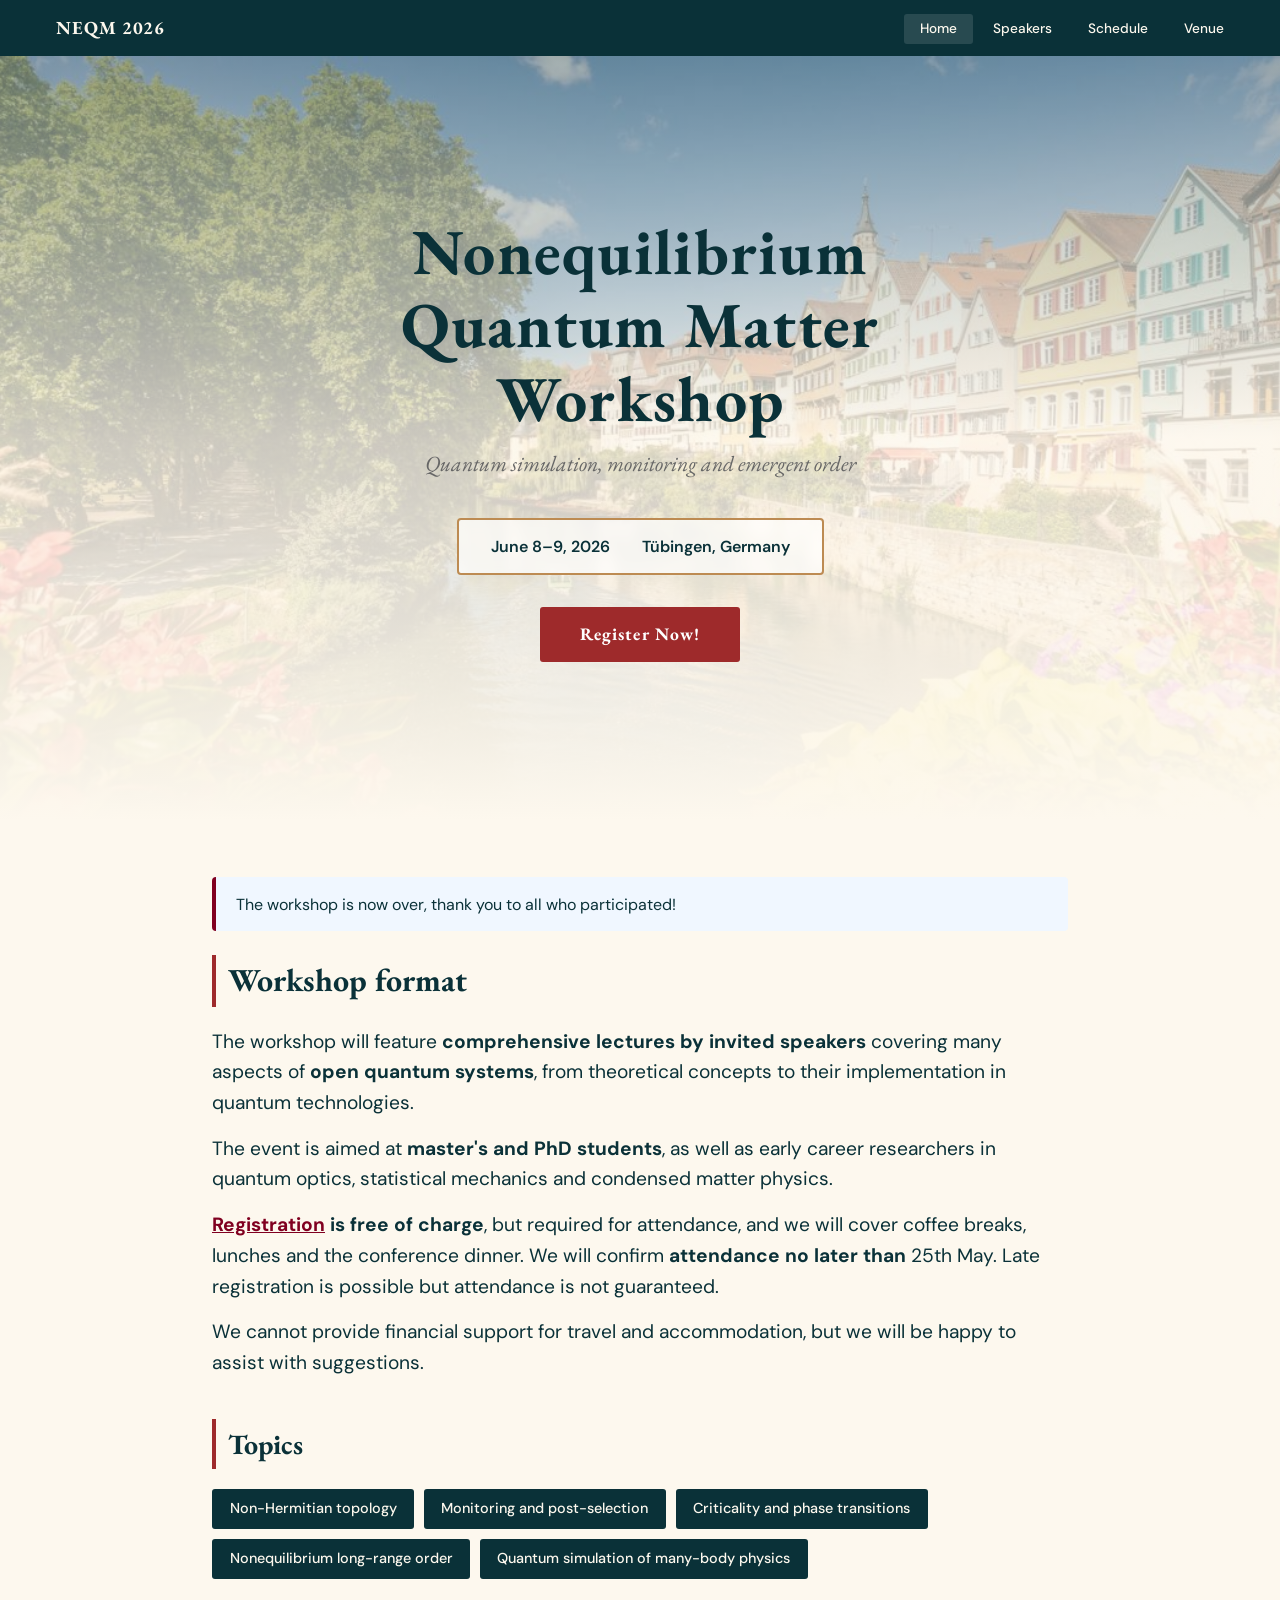
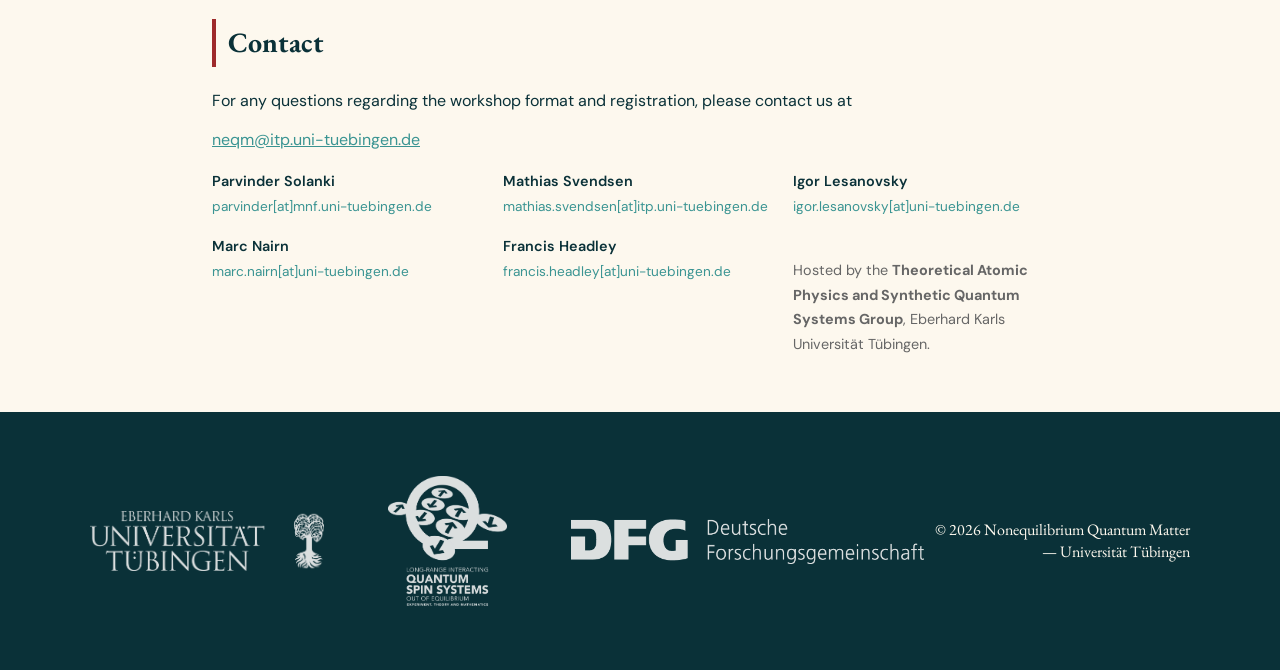
<file: index.html>
<!DOCTYPE html>
<html lang="en">
<head>
  <meta charset="UTF-8">
  <meta name="viewport" content="width=device-width, initial-scale=1.0">
  
  <title>Nonequilibrium Quantum Matter Workshop - Tübingen</title>
  <meta name="description" content="Official website for the NEQM 2026 Workshop in Tübingen, Germany. Exploring quantum simulation, long-range interacting spin systems and monitoring.">
  <meta name="keywords" content="nonequilibrium workshop tübingen, NEQM 2026, quantum simulation workshop, physics conference Germany, Igor Lesanovsky, workshop summer 2026, quantum matter conference, quantum monitoring, non-Hermitian topology, criticality phase transitions, emergent order">

<meta property="og:title" content="Workshop on Nonequilibrium Quantum Matter">
<meta property="og:description" content="Join us June 8–9, 2026 in Tübingen for a two day workshop on nonequilibrium many body quantum systems with a focus on theory and quantum simulation.">
<meta property="og:url" content="https://neqm-2026.github.io/">
<meta property="og:type" content="website">
<meta property="og:image" content="https://neqm-2026.github.io/tuebingen.jpeg">

  <link rel="stylesheet" href="style.css">


 <script type="application/ld+json">
{
  "@context": "https://schema.org",
  "@type": "Event",

  "name": "Nonequilibrium Quantum Matter Workshop 2026",

  "startDate": "2026-06-08",
  "endDate": "2026-06-09",

  "eventAttendanceMode": "https://schema.org/OfflineEventAttendanceMode",
  "eventStatus": "https://schema.org/EventScheduled",

  "location": {
    "@type": "Place",
    "name": "University of Tübingen",
    "address": {
      "@type": "PostalAddress",
      "addressLocality": "Tübingen",
      "addressCountry": "DE"
    }
  },

  "image": [
    "https://neqm-2026.github.io/tuebingen.jpeg"
  ],

  "description": "A workshop on nonequilibrium quantum matter, quantum simulation, monitoring and emergent order.",

  "organizer": {
    "@type": "Organization",
    "name": "Theoretical Atomic Physics and Synthetic Quantum Systems Group",
    "url": "https://uni-tuebingen.de/"
  },

  "performer": [
    {
      "@type": "Person",
      "name": "Igor Lesanovsky"
    }
  ],

  "offers": {
    "@type": "Offer",
    "url": "https://docs.google.com/forms/d/e/1FAIpQLSetLVMr5iaq-DveBhheoXQ_t5PJRaabKPHp4IVyFSiqNWt9Qg/viewform",
    "price": "0",
    "priceCurrency": "EUR",
    "availability": "https://schema.org/InStock",
    "validFrom": "2026-05-25"
  }
}
</script>
</head>
<body>

<nav>
  <a href="index.html" class="brand">NEQM 2026</a>
  <ul>
    <li><a href="index.html" class="active">Home</a></li>
    <li><a href="speakers.html">Speakers</a></li>
    <li><a href="schedule.html">Schedule</a></li>
    <li><a href="venue.html">Venue</a></li>
  </ul>
</nav>

<div class="hero">
  <div class="hero-bg" style="background-image:url('tuebingen.jpeg');"></div>
  <div class="hero-overlay"></div>
  <div class="hero-content">
    <h1>Nonequilibrium Quantum Matter Workshop</h1>
    <p class="subtitle">Quantum simulation, monitoring and emergent order</p>
    <div class="meta-bar">
      <span>June 8–9, 2026</span>
      <span>Tübingen, Germany</span>
    </div>
    <br>
    <a href="https://docs.google.com/forms/d/e/1FAIpQLSetLVMr5iaq-DveBhheoXQ_t5PJRaabKPHp4IVyFSiqNWt9Qg/viewform?usp=publish-editor" class="btn" target="_blank" rel="noopener noreferrer">Register Now!</a>
  </div>
</div>


<div class="container">

<div style="background:#f0f7ff; border-left:4px solid #800020; border-radius:4px; padding:0.85rem 1.25rem; margin-bottom:1.5rem; font-size:1rem;">
  The workshop is now over, thank you to all who participated!
</div>
  
<section id="format" style="font-size: 1.2rem; line-height: 1.6; margin-bottom: 40px;">
  <h2 style="font-size: 2rem;">Workshop format</h2>
  
  <div style="margin-bottom: 15px;">
    The workshop will feature <strong>comprehensive lectures by invited speakers</strong> covering many aspects of <strong>open quantum systems</strong>, from theoretical concepts to their implementation in quantum technologies.
  </div>
  
  <div style="margin-bottom: 15px;">
    The event is aimed at <strong>master's and PhD students</strong>, as well as early career researchers in quantum optics, statistical mechanics and condensed matter physics.
  </div>
  
  <div style="margin-bottom: 15px;">
    <strong><a href="https://docs.google.com/forms/d/e/1FAIpQLSetLVMr5iaq-DveBhheoXQ_t5PJRaabKPHp4IVyFSiqNWt9Qg/viewform?usp=publish-editor" target="_blank" rel="noopener noreferrer" style="color: #800020; text-decoration: underline;">Registration</a> is free of charge</strong>, but required for attendance, and we will cover coffee breaks, lunches and the conference dinner. We will confirm <strong>attendance no later than</strong> 25th May</strong>. Late registration is possible but attendance is not guaranteed.
  </div>
  
  <div style="margin-bottom: 15px;">
    We cannot provide financial support for travel and accommodation, but we will be happy to assist with suggestions.
  </div>
</section>

  <section id="topics" style="font-size: 2.0rem; line-height: 1.8; margin-bottom: 40px;">
    <h2>Topics</h2>
    <ul class="topics-list">
      <li>Non-Hermitian topology</li>
      <li>Monitoring and post-selection</li>
      <li>Criticality and phase transitions</li>
      <li>Nonequilibrium long-range order</li>
      <li>Quantum simulation of many-body physics</li>
    </ul>
  </section>
<!--
  <section id="poster" style="max-width:960px;">
    <h2>Conference Poster</h2>
    <div class="pdf-container">
      <embed src="poster_NEQM.pdf" type="application/pdf">
    </div>
    <p class="pdf-fallback">PDF not rendering? <a href="poster_NEQM.pdf" download>Download the poster directly</a>.</p>
  </section>
-->


  <section id="contact">
    <h2>Contact</h2>
    <p style="margin-bottom:0.75rem;">For any questions regarding the workshop format and registration, please contact us at</p> <p>
      <a href="mailto:neqm@itp.uni-tuebingen.de" style="color:var(--teal-light);">neqm@itp.uni-tuebingen.de</a></p>
    <div class="contact-grid">
      <div>
        <div class="name">Parvinder Solanki</div>
        <a href="mailto:parvinder@mnf.uni-tuebingen.de">parvinder[at]mnf.uni-tuebingen.de</a>
      </div>
      <div>
        <div class="name">Mathias Svendsen</div>
        <a href="mailto:mathias.svendsen@itp.uni-tuebingen.de">mathias.svendsen[at]itp.uni-tuebingen.de</a>
      </div>
      <div>
        <div class="name">Igor Lesanovsky</div>
        <a href="mailto:igor.lesanovsky@uni-tuebingen.de">igor.lesanovsky[at]uni-tuebingen.de</a>
      </div>
      <div>
        <div class="name">Marc Nairn</div>
        <a href="mailto:marc.nairn@uni-tuebingen.de">marc.nairn[at]uni-tuebingen.de</a>
      </div>
        <div>
        <div class="name">Francis Headley</div>
        <a href="mailto:marc.nairn@uni-tuebingen.de">francis.headley[at]uni-tuebingen.de</a>
    </div>
    <p style="margin-top:1.5rem; font-size:0.9rem; color:var(--grey);">
      Hosted by the <strong>Theoretical Atomic Physics and Synthetic Quantum Systems Group</strong>,
      Eberhard Karls Universität Tübingen.
    </p>
  </section>
</div>

<footer>
  <div class="footer-content">
    <div class="footer-sponsors">
      <img src="UTue.png" class="logo-uni" alt="University of Tübingen">
      <img src="FOR.png" class="logo-for" alt="FOR Research Group">
      <img src="DFG.png" class="logo-dfg" alt="DFG">
    </div>
    <div class="footer-copyright">
      &copy; 2026 Nonequilibrium Quantum Matter — Universität Tübingen
    </div>
  </div>
</footer>

</body>
</html>
</file>
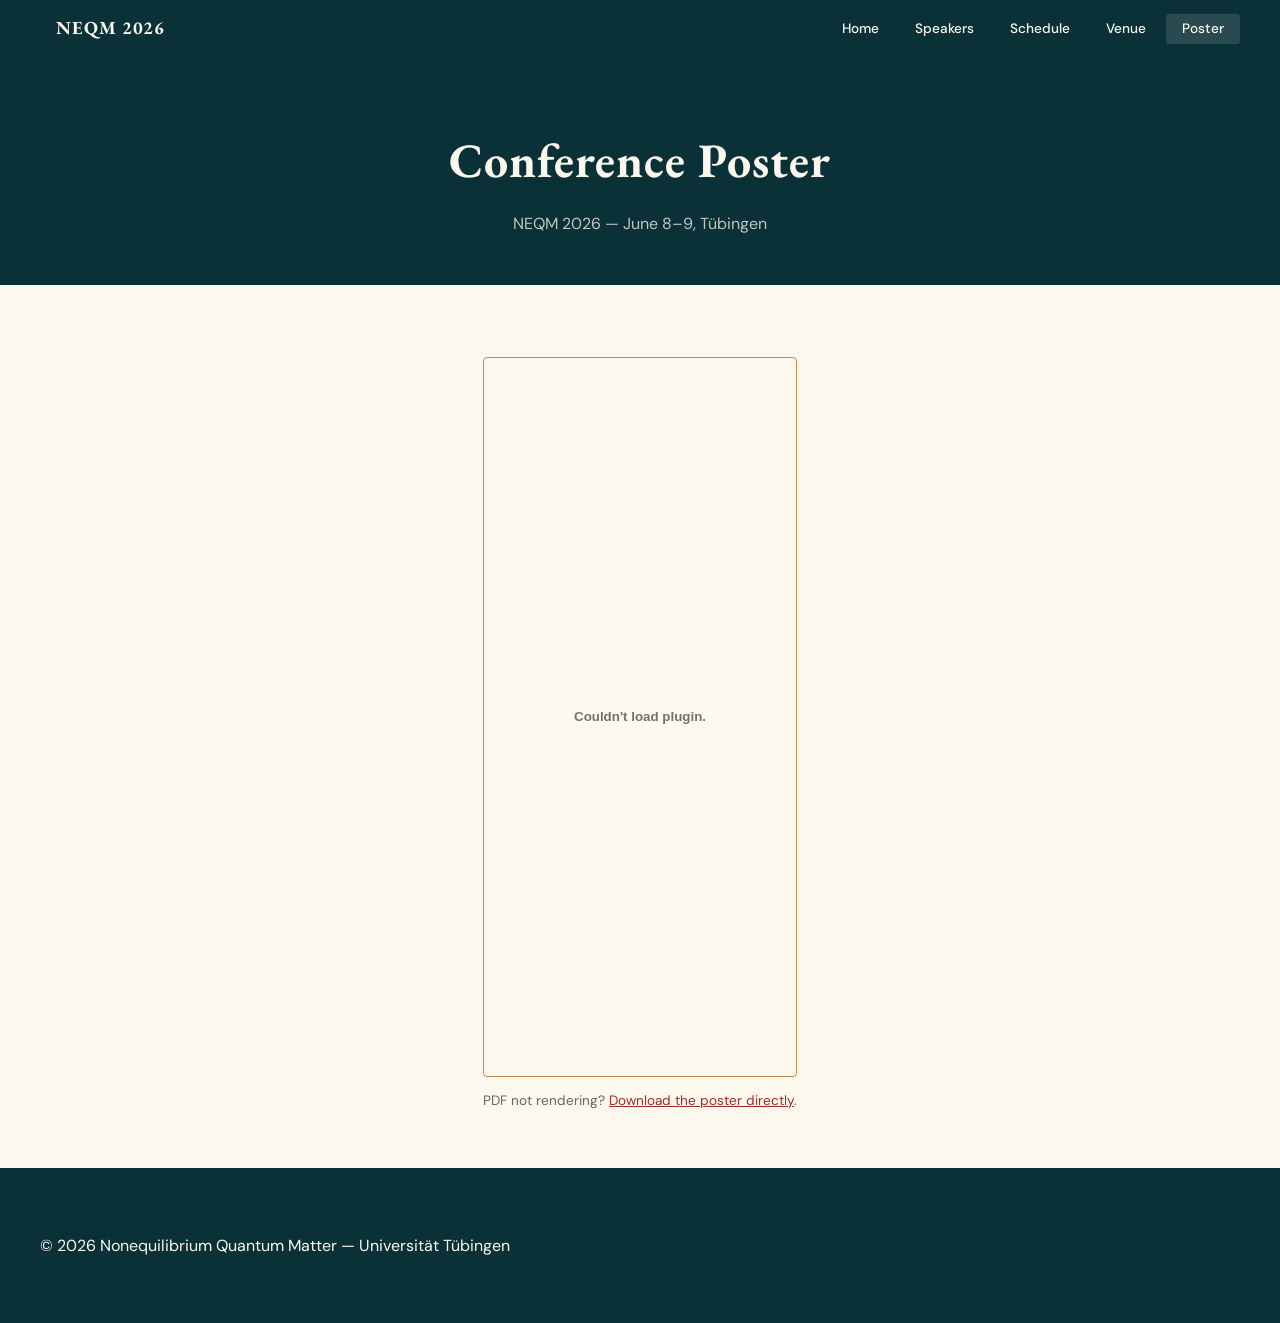
<file: poster.html>
<!DOCTYPE html>
<html lang="en">
<head>
  <meta charset="UTF-8">
  <meta name="viewport" content="width=device-width, initial-scale=1.0">
  <title>Poster — NEQM 2026</title>
  <link rel="stylesheet" href="style.css">
</head>
<body>

<nav>
  <a href="index.html" class="brand">NEQM 2026</a>
  <ul>
    <li><a href="index.html">Home</a></li>
    <li><a href="speakers.html">Speakers</a></li>
    <li><a href="schedule.html">Schedule</a></li>
    <li><a href="venue.html">Venue</a></li>
    <li><a href="poster.html" class="active">Poster</a></li>
  </ul>
</nav>

<div class="page-header">
  <h1>Conference Poster</h1>
  <p>NEQM 2026 — June 8–9, Tübingen</p>
</div>

<div class="container">
  <section id="poster" style="max-width:960px;">
    <div class="pdf-container">
      <embed src="poster_NEQM.pdf" type="application/pdf">
    </div>
    <p class="pdf-fallback">PDF not rendering? <a href="poster_NEQM.pdf" download>Download the poster directly</a>.</p>
  </section>
</div>

<footer>
  &copy; 2026 Nonequilibrium Quantum Matter — Universität Tübingen
</footer>

</body>
</html>
</file>
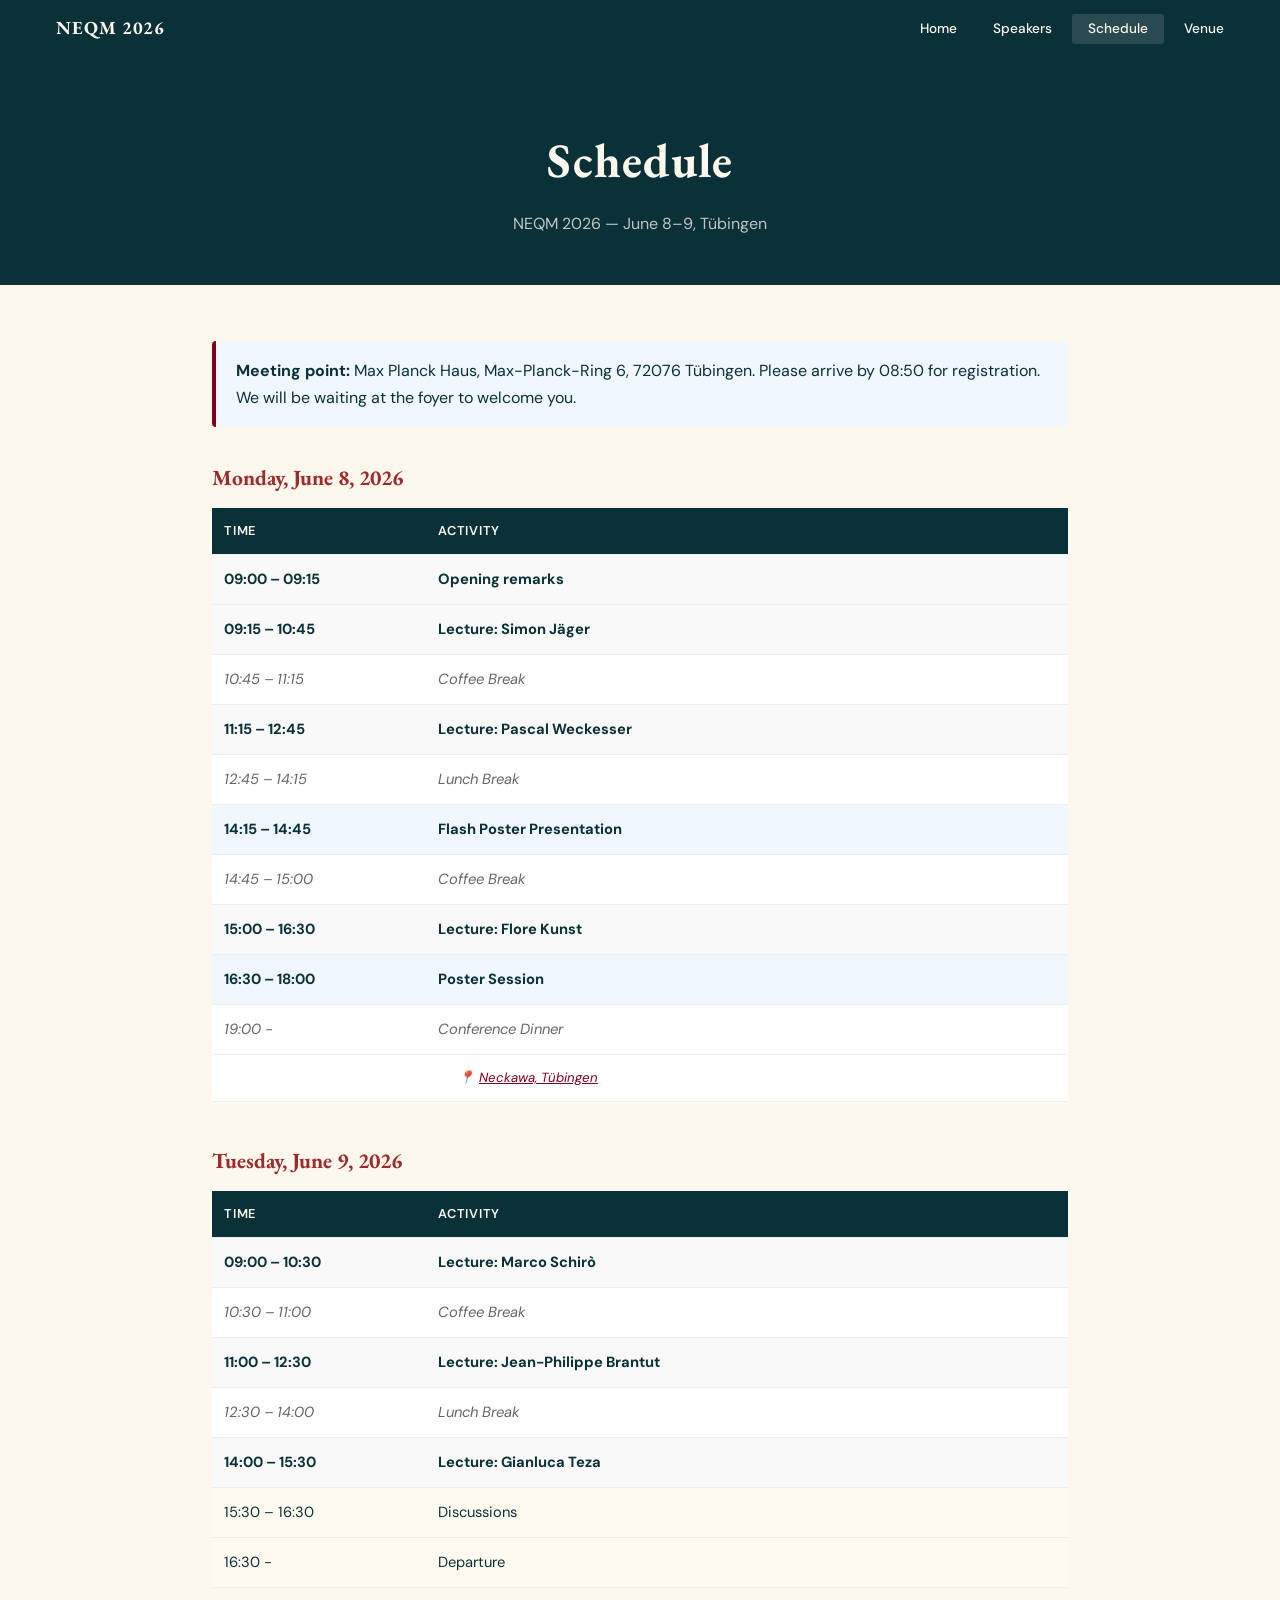
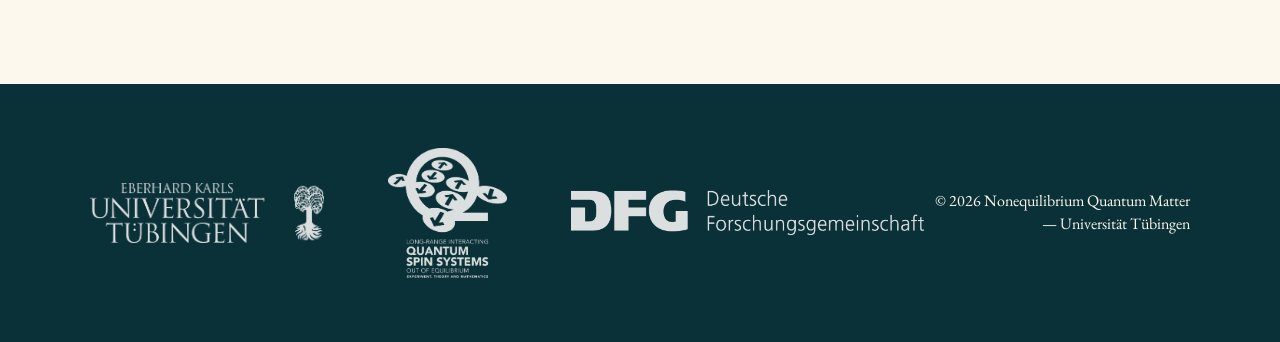
<file: schedule.html>
<!DOCTYPE html>
<html lang="en">
<head>
  <meta charset="UTF-8">
  <meta name="viewport" content="width=device-width, initial-scale=1.0">
  <title>Schedule — NEQM 2026</title>
  <link rel="stylesheet" href="style.css">
  <style>
    /* Styles to replicate the LaTeX cell colors */
    .schedule-table { width: 100%; border-collapse: collapse; margin-bottom: 2rem; }
    .schedule-table th, .schedule-table td { padding: 12px; border-bottom: 1px solid #eee; text-align: left; }
    .schedule-table thead { background-color: #f2f2f2; }
    
    .row-talk { background-color: #f9f9f9; font-weight: bold; }
    .row-break { color: #666; font-style: italic; background-color: #ffffff; }
    .row-poster { background-color: #f0f7ff; font-weight: bold; }
    .row-discussion { background-color: #fffaf0; }
  </style>
</head>
<body>

<nav>
  <a href="index.html" class="brand">NEQM 2026</a>
  <ul>
    <li><a href="index.html">Home</a></li>
    <li><a href="speakers.html">Speakers</a></li>
    <li><a href="schedule.html" class="active">Schedule</a></li>
    <li><a href="venue.html">Venue</a></li>
  </ul>
</nav>

<div class="page-header">
  <h1>Schedule</h1>
  <p>NEQM 2026 — June 8–9, Tübingen</p>
</div>

<div class="container">

<div style="background:#f0f7ff; border-left:4px solid #800020; border-radius:4px; padding:1rem 1.25rem; margin-bottom:2rem;">
  <strong>Meeting point:</strong> Max Planck Haus, Max-Planck-Ring 6, 72076 Tübingen.
  Please arrive by 08:50 for registration. We will be waiting at the foyer to welcome you.
</div>
  
  <div class="schedule-day">
    <h3>Monday, June 8, 2026</h3>
    <table class="schedule-table">
      <thead>
        <tr>
          <th style="width: 25%;">Time</th>
          <th style="width: 75%;">Activity</th>
        </tr>
      </thead>
      <tbody>
        <tr class="row-talk"><td>09:00 – 09:15</td><td>Opening remarks</td></tr>
        <tr class="row-talk"><td>09:15 – 10:45</td><td>Lecture: Simon Jäger</td></tr>
        <tr class="row-break"><td>10:45 – 11:15</td><td>Coffee Break</td></tr>
        <tr class="row-talk"><td>11:15 – 12:45</td><td>Lecture: Pascal Weckesser</td></tr>
        <tr class="row-break"><td>12:45 – 14:15</td><td>Lunch Break</td></tr>
        <tr class="row-poster"><td>14:15 – 14:45</td><td>Flash Poster Presentation</td></tr>
        <tr class="row-break"><td>14:45 – 15:00</td><td>Coffee Break</td></tr>
        <tr class="row-talk"><td>15:00 – 16:30</td><td>Lecture: Flore Kunst</td></tr>
        <tr class="row-poster"><td>16:30 – 18:00</td><td>Poster Session</td></tr>
        <tr class="row-break"><td>19:00 - </td><td>Conference Dinner</td></tr>
        <tr class="row-break"><td></td><td style="padding-left:2rem; font-size:0.9em;">📍 <a href="https://maps.google.com/?q=Neckawa+Tübingen" target="_blank" rel="noopener" style="color:#800020;">Neckawa, Tübingen</a></td></tr>
      </tbody>
    </table>
  </div>

  <div class="schedule-day">
    <h3>Tuesday, June 9, 2026</h3>
    <table class="schedule-table">
      <thead>
        <tr>
          <th style="width: 25%;">Time</th>
          <th style="width: 75%;">Activity</th>
        </tr>
      </thead>
      <tbody>
        <tr class="row-talk"><td>09:00 – 10:30</td><td>Lecture: Marco Schirò</td></tr>
        <tr class="row-break"><td>10:30 – 11:00</td><td>Coffee Break</td></tr>
        <tr class="row-talk"><td>11:00 – 12:30</td><td>Lecture: Jean-Philippe Brantut</td></tr>
        <tr class="row-break"><td>12:30 – 14:00</td><td>Lunch Break</td></tr>
        <tr class="row-talk"><td>14:00 – 15:30</td><td>Lecture: Gianluca Teza</td></tr>
        <tr class="row-discussion"><td>15:30 – 16:30</td><td>Discussions</td></tr>
        <tr class="row-discussion"><td>16:30 - </td><td>Departure</td></tr>
        
      </tbody>
    </table>
  </div>

</div>

<footer>
  <div class="footer-content">
    <div class="footer-sponsors">
      <img src="UTue.png" class="logo-uni" alt="University of Tübingen">
      <img src="FOR.png" class="logo-for" alt="FOR Research Group">
      <img src="DFG.png" class="logo-dfg" alt="DFG">
    </div>
    <div class="footer-copyright">
      &copy; 2026 Nonequilibrium Quantum Matter — Universität Tübingen
    </div>
  </div>
</footer>

</body>
</html>
</file>
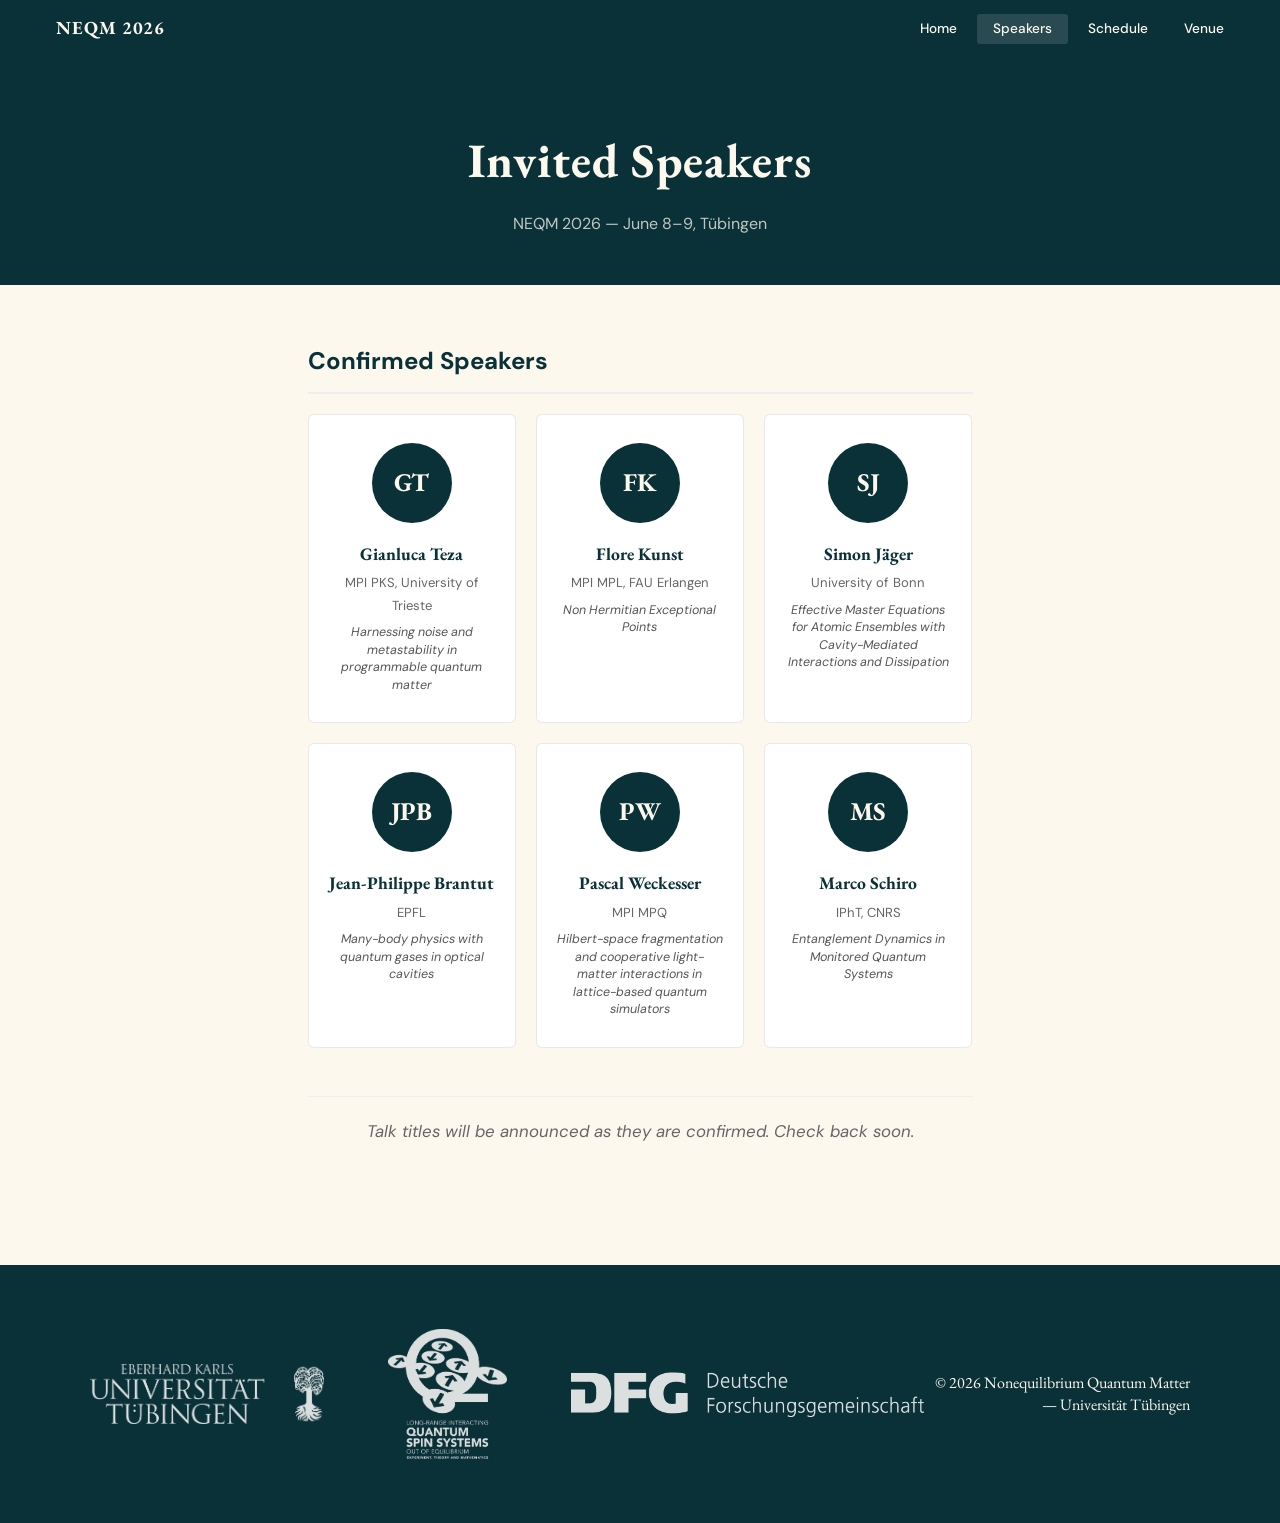
<file: speakers.html>
<!DOCTYPE html>
<html lang="en">
<head>
  <meta charset="UTF-8">
  <meta name="viewport" content="width=device-width, initial-scale=1.0">
  <title>Speakers — NEQM 2026</title>
  <link rel="stylesheet" href="style.css">
  <style>
    .speaker-section { margin-bottom: 3rem; }
    .speaker-section h2 { border-bottom: 2px solid #eee; padding-bottom: 10px; margin-bottom: 20px; }
    .tentative-grid { opacity: 0.8; }
    .talk-title {
      font-size: 0.78rem;
      font-style: italic;
      color: #555;
      margin-top: 7px;
      line-height: 1.4;
    }
    .talk-title.tba {
      color: #aaa;
    }
  </style>
</head>
<body>
<nav>
  <a href="index.html" class="brand">NEQM 2026</a>
  <ul>
    <li><a href="index.html">Home</a></li>
    <li><a href="speakers.html" class="active">Speakers</a></li>
    <li><a href="schedule.html">Schedule</a></li>
    <li><a href="venue.html">Venue</a></li>
  </ul>
</nav>
<div class="page-header">
  <h1>Invited Speakers</h1>
  <p>NEQM 2026 — June 8–9, Tübingen</p>
</div>
<div class="container wide">
  <div class="speaker-section">
    <h2>Confirmed Speakers</h2>
    <div class="speaker-grid">

      <div class="speaker-card">
        <div class="avatar">GT</div>
        <div class="name">Gianluca Teza</div>
        <div class="affiliation">MPI PKS, University of Trieste</div>
        <div class="talk-title">Harnessing noise and metastability in programmable quantum matter</div>
      </div>

      <div class="speaker-card">
        <div class="avatar">FK</div>
        <div class="name">Flore Kunst</div>
        <div class="affiliation">MPI MPL, FAU Erlangen</div>
        <div class="talk-title">Non Hermitian Exceptional Points</div>
      </div>

      <div class="speaker-card">
        <div class="avatar">SJ</div>
        <div class="name">Simon Jäger</div>
        <div class="affiliation">University of Bonn</div>
        <div class="talk-title">Effective Master Equations for Atomic Ensembles with Cavity-Mediated Interactions and Dissipation</div>
      </div>

      <div class="speaker-card">
        <div class="avatar">JPB</div>
        <div class="name">Jean-Philippe Brantut</div>
        <div class="affiliation">EPFL</div>
        <div class="talk-title">Many-body physics with quantum gases in optical cavities</div>
      </div>

      <div class="speaker-card">
        <div class="avatar">PW</div>
        <div class="name">Pascal Weckesser</div>
        <div class="affiliation">MPI MPQ</div>
        <div class="talk-title">Hilbert-space fragmentation and cooperative light-matter interactions in lattice-based quantum simulators</div>
      </div>

      <div class="speaker-card">
        <div class="avatar">MS</div>
        <div class="name">Marco Schiro</div>
        <div class="affiliation">IPhT, CNRS</div>
        <div class="talk-title">Entanglement Dynamics in Monitored Quantum Systems</div>
      </div>

    </div>
  </div>

  <p class="placeholder-note" style="margin-top: 40px; text-align: center; border-top: 1px solid #eee; padding-top: 20px;">
    <em>Talk titles will be announced as they are confirmed. Check back soon.</em>
  </p>
</div>
<footer>
  <div class="footer-content">
    <div class="footer-sponsors">
      <img src="UTue.png" class="logo-uni" alt="University of Tübingen">
      <img src="FOR.png" class="logo-for" alt="FOR Research Group">
      <img src="DFG.png" class="logo-dfg" alt="DFG">
    </div>
    <div class="footer-copyright">
      &copy; 2026 Nonequilibrium Quantum Matter — Universität Tübingen
    </div>
  </div>
</footer>
</body>
</html>
</file>
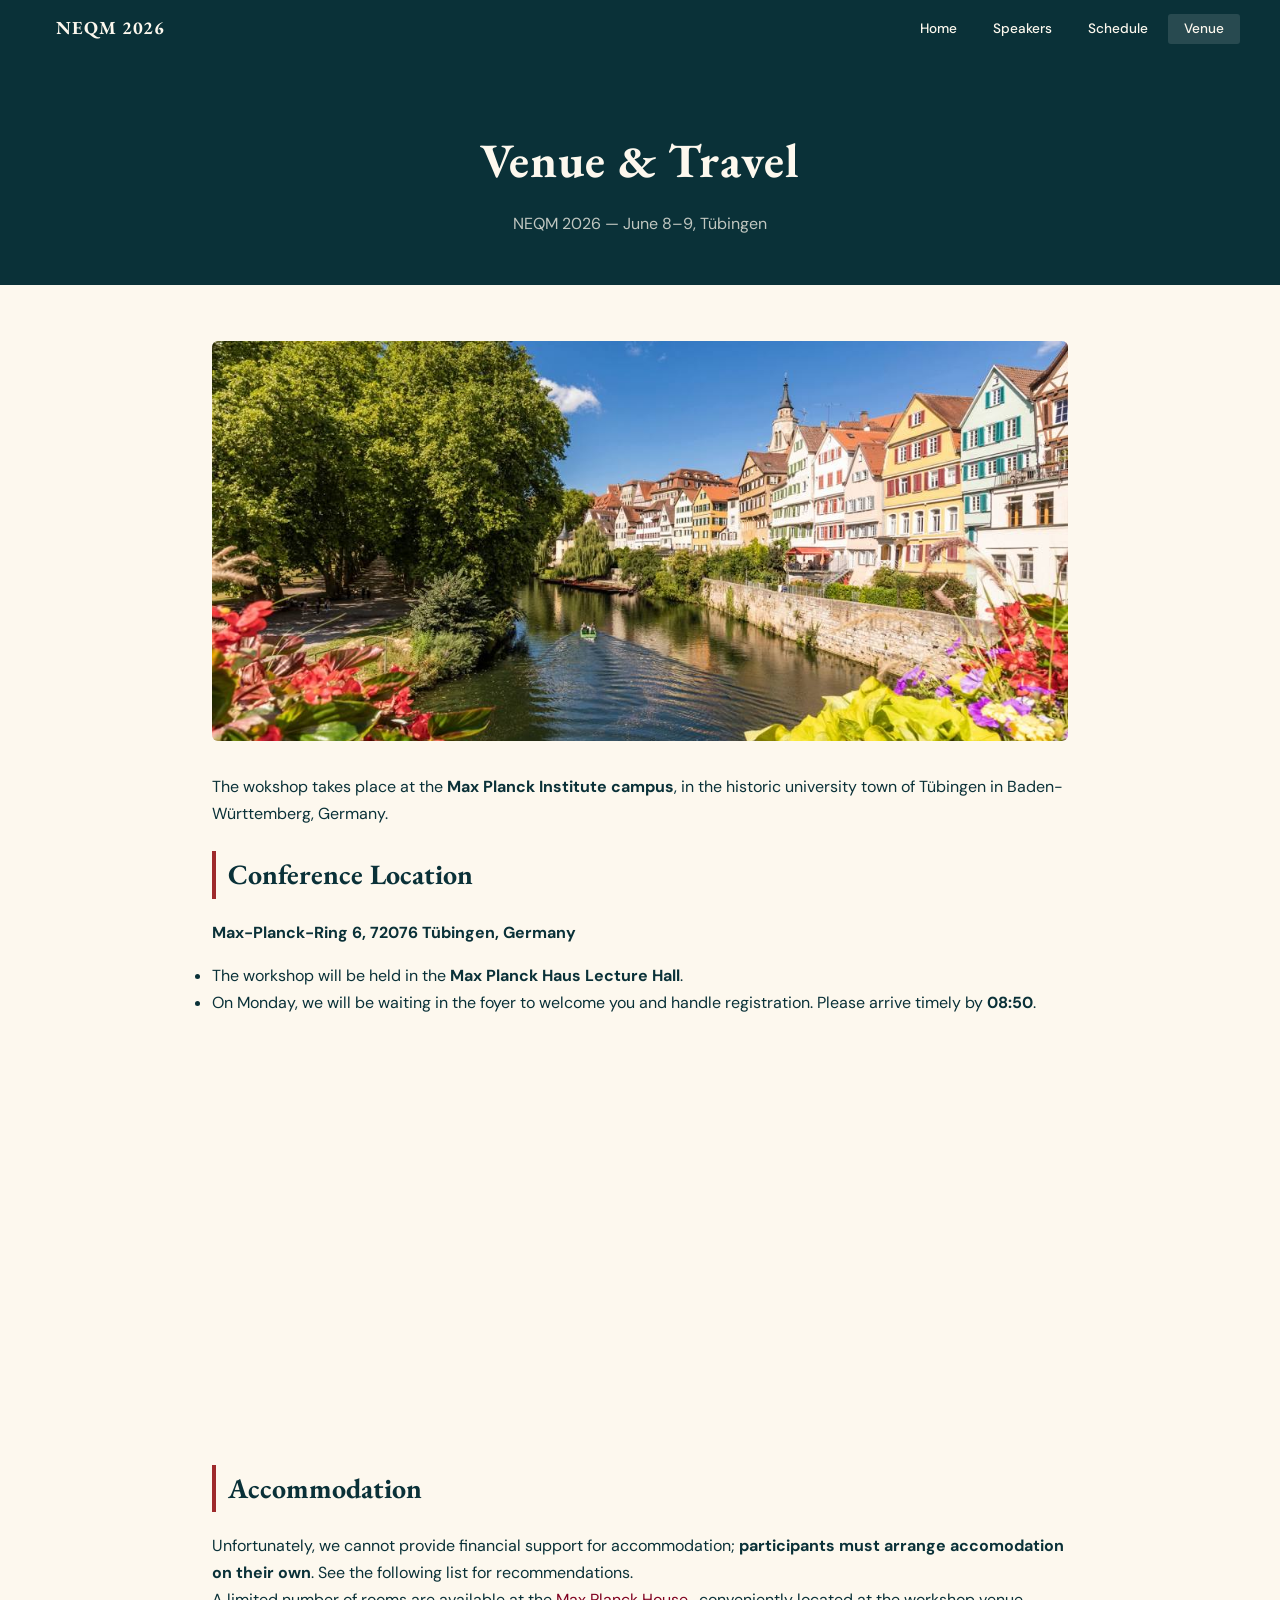
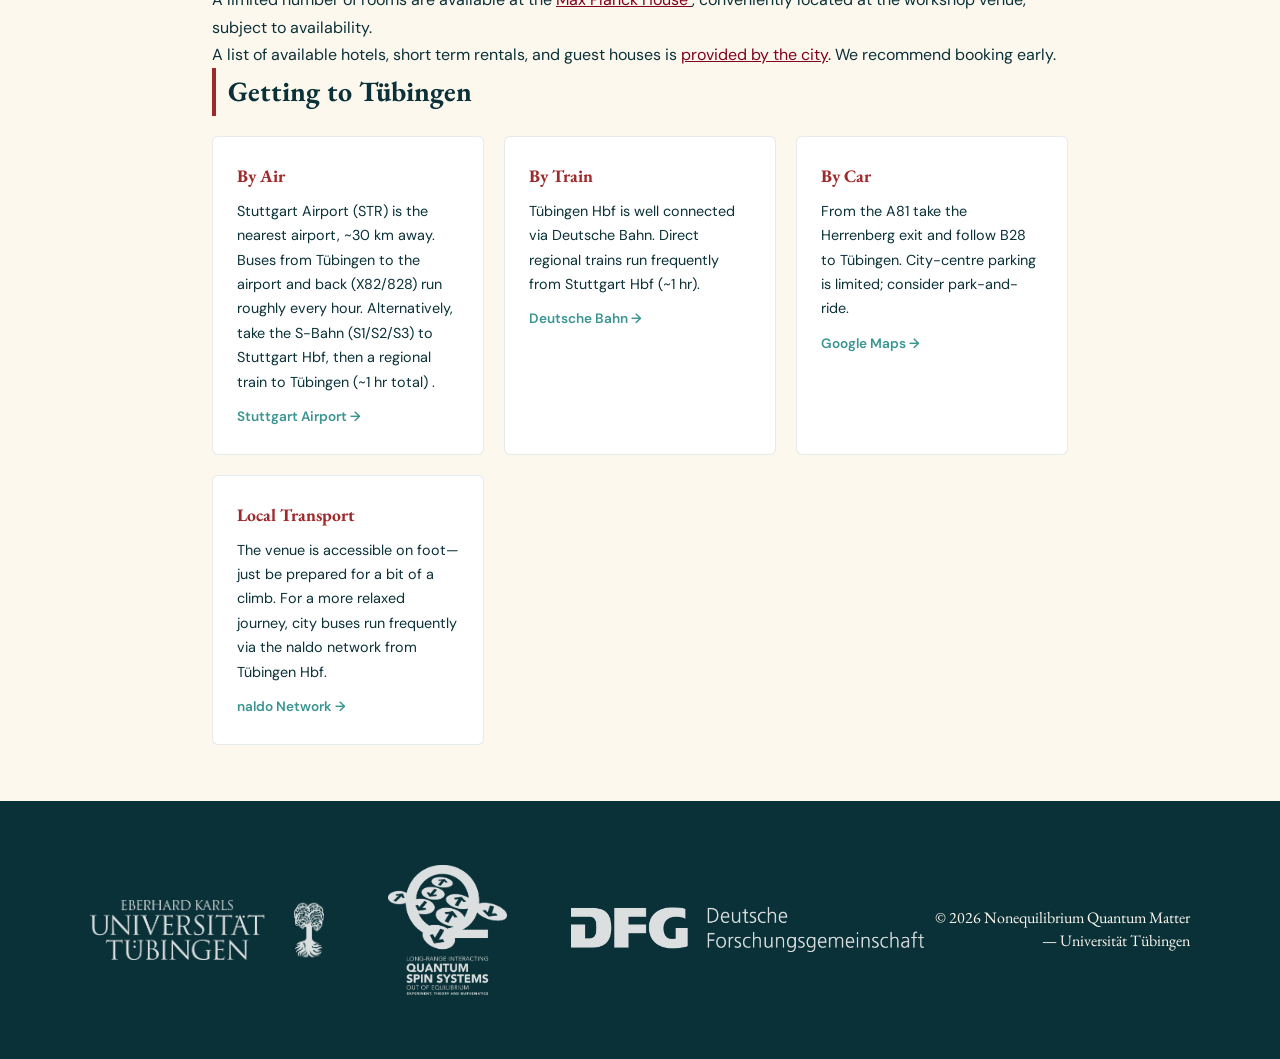
<file: venue.html>
<!DOCTYPE html>
<html lang="en">
<head>
  <meta charset="UTF-8">
  <meta name="viewport" content="width=device-width, initial-scale=1.0">
  <title>Venue — NEQM 2026</title>
  <link rel="stylesheet" href="style.css">
</head>
<body>

<nav>
  <a href="index.html" class="brand">NEQM 2026</a>
  <ul>
    <li><a href="index.html">Home</a></li>
    <li><a href="speakers.html">Speakers</a></li>
    <li><a href="schedule.html">Schedule</a></li>
    <li><a href="venue.html" class="active">Venue</a></li>
  </ul>
</nav>

<div class="page-header">
  <h1>Venue &amp; Travel</h1>
  <p>NEQM 2026 — June 8–9, Tübingen</p>
</div>

<div class="container">

  <section>
    <img src="tuebingen.jpeg" alt="Tübingen old town along the Neckar river" class="venue-hero">
    <p style="margin-bottom:1.5rem;">
      The wokshop takes place at the <strong>Max Planck Institute campus</strong>,
      in the historic university town of Tübingen in Baden-Württemberg, Germany.
    </p>
  </section>

  <section>
  <h2>Conference Location</h2>
    <p style="margin-bottom:1rem;"><strong>Max-Planck-Ring 6, 72076 Tübingen, Germany</strong></p>
    <ul style="margin-bottom:1.5rem;">
      <li>The workshop will be held in the <strong>Max Planck Haus Lecture Hall</strong>.</li>
      <li>On Monday, we will be waiting in the foyer to welcome you and handle registration. Please arrive timely by <strong>08:50</strong>.</li>
    </ul>
    <div style="border-radius:8px;overflow:hidden;margin-top:1.5rem;margin-bottom:1.5rem;">
      <iframe
        title="Venue map"
        width="100%"
        height="400"
        style="border:0;display:block;"
        loading="lazy"
        allowfullscreen
        referrerpolicy="no-referrer-when-downgrade"
        src="https://maps.google.com/maps?q=Max-Planck-Ring+6%2C+72076+T%C3%BCbingen%2C+Germany&output=embed">
      </iframe>
    </div>
  </section>
<section>
  <h2>Accommodation</h2>
  Unfortunately, we cannot provide financial support for accommodation; <strong>participants must arrange accomodation on their own</strong>. See the following list for recommendations.
  <p>
    A limited number of rooms are available at the 
    <a href="https://www.mph.tuebingen.mpg.de/32930/accommodation" target="_blank" rel="noopener" style="color: #800020; text-decoration: underline;">
      Max Planck House
    </a>, conveniently located at the workshop venue, subject to availability.
  </p>

  <p>
    A list of available hotels, short term rentals, and guest houses is 
    <a href="https://www.tuebingen-info.de/tuebingen/ukv/" target="_blank" rel="noopener" style="color: #800020; text-decoration: underline;"> provided by the city</a>. We recommend booking early.
  </p>

</section>
  
  <section>
    <h2>Getting to Tübingen</h2>
    <div class="travel-grid">

      <div class="travel-card">
        <h3>By Air</h3>
        <p>Stuttgart Airport (STR) is the nearest airport, ~30 km away. Buses from Tübingen to the airport and back (X82/828) run roughly every hour. Alternatively, take the S-Bahn (S1/S2/S3) to Stuttgart Hbf, then a regional train to Tübingen (~1 hr total) .</p>
        <a href="https://www.stuttgart-airport.com/en/" target="_blank" rel="noopener">Stuttgart Airport&nbsp;&rarr;</a>
      </div>

      <div class="travel-card">
        <h3>By Train</h3>
        <p>Tübingen Hbf is well connected via Deutsche Bahn. Direct regional trains run frequently from Stuttgart Hbf (~1 hr).</p>
        <a href="https://www.bahn.com/en" target="_blank" rel="noopener">Deutsche Bahn&nbsp;&rarr;</a>
      </div>

      <div class="travel-card">
        <h3>By Car</h3>
        <p>From the A81 take the Herrenberg exit and follow B28 to Tübingen. City-centre parking is limited; consider park-and-ride.</p>
        <a href="https://www.google.com/maps/place/T%C3%BCbingen/" target="_blank" rel="noopener">Google Maps&nbsp;&rarr;</a>
      </div>

      <div class="travel-card">
        <h3>Local Transport</h3>
        <p> The venue is accessible on foot—just be prepared for a bit of a climb. For a more relaxed journey, city buses run frequently via the naldo network from Tübingen Hbf.</p>
        <a href="https://www.naldo.de/en/" target="_blank" rel="noopener">naldo Network&nbsp;&rarr;</a>
      </div>

    </div>
  </section>


</div>

<footer>
  <div class="footer-content">
    <div class="footer-sponsors">
      <img src="UTue.png" class="logo-uni" alt="University of Tübingen">
      <img src="FOR.png" class="logo-for" alt="FOR Research Group">
      <img src="DFG.png" class="logo-dfg" alt="DFG">
    </div>
    <div class="footer-copyright">
      &copy; 2026 Nonequilibrium Quantum Matter — Universität Tübingen
    </div>
  </div>
</footer>

</body>
</html>
</file>
<file: style.css>
@import url('https://fonts.googleapis.com/css2?family=EB+Garamond:ital,wght@0,400;0,600;0,700;1,400&family=DM+Sans:wght@400;500;600&display=swap');

:root {
  --cream: #fdf8ee;
  --teal: #0a3138;
  --red: #9e2a2b;
  --gold: #bd8b52;
  --teal-light: #3a9492;
  --grey: #666;
  --white: #fff;
  --border: rgba(10,49,56,0.1);
}

* { margin: 0; padding: 0; box-sizing: border-box; }

body {
  background: var(--cream);
  color: var(--teal);
  font-family: 'DM Sans', sans-serif;
  line-height: 1.7;
  min-height: 100vh;
  display: flex;
  flex-direction: column;
}

/* ── NAV ── */
nav {
  position: sticky;
  top: 0;
  z-index: 100;
  background: var(--teal);
  display: flex;
  justify-content: space-between;
  align-items: center;
  padding: 0 2.5rem;
  height: 56px;
}
nav .brand {
  font-family: 'EB Garamond', serif;
  font-size: 1.15rem;
  color: var(--cream);
  font-weight: 700;
  letter-spacing: 0.05em;
  text-decoration: none;
}
nav ul {
  list-style: none;
  display: flex;
  gap: 0.25rem;
}
nav a {
  color: var(--cream);
  text-decoration: none;
  font-size: 0.85rem;
  font-weight: 500;
  padding: 0.4rem 1rem;
  border-radius: 3px;
  transition: background 0.2s;
}
nav a:hover, nav a.active {
  background: rgba(255,255,255,0.12);
}

/* ── HERO (index only) ── */
.hero {
  position: relative;
  min-height: 85vh;
  display: flex;
  align-items: center;
  justify-content: center;
  text-align: center;
  overflow: hidden;
}
.hero-bg {
  position: absolute;
  inset: 0;
  background-size: cover;
  background-position: center 40%;
  opacity: 0.5;
}
.hero-overlay {
  position: absolute;
  inset: 0;
  background: linear-gradient(
    180deg,
    rgba(10,49,56,0.35) 0%,
    rgba(253,248,238,0.6) 50%,
    var(--cream) 100%
  );
}
.hero-content {
  position: relative;
  z-index: 2;
  max-width: 780px;
  padding: 2rem;
}
.hero h1 {
  font-family: 'EB Garamond', serif;
  font-size: clamp(2.4rem, 5.5vw, 4rem);
  font-weight: 700;
  letter-spacing: 0.02em;
  line-height: 1.15;
  margin-bottom: 0.6rem;
  color: var(--teal);
}
.hero .subtitle {
  font-family: 'EB Garamond', serif;
  font-size: clamp(1.05rem, 2.2vw, 1.35rem);
  font-style: italic;
  color: var(--grey);
  margin-bottom: 2.25rem;
}
.hero .meta-bar {
  display: inline-flex;
  gap: 2rem;
  flex-wrap: wrap;
  justify-content: center;
  font-size: 1rem;
  font-weight: 600;
  background: rgba(255,255,255,0.7);
  border: 2px solid var(--gold);
  border-radius: 4px;
  padding: 0.8rem 2rem;
  backdrop-filter: blur(6px);
}
.hero .meta-bar span { white-space: nowrap; }
.btn {
  display: inline-block;
  margin-top: 2rem;
  background: var(--red);
  color: var(--white);
  font-family: 'EB Garamond', serif;
  font-size: 1.1rem;
  font-weight: 700;
  letter-spacing: 0.06em;
  padding: 0.8rem 2.5rem;
  border-radius: 3px;
  text-decoration: none;
  transition: background 0.2s, transform 0.15s;
}
.btn:hover { background: #852324; transform: translateY(-1px); }

/* ── PAGE HEADER (non-index pages) ── */
.page-header {
  background: var(--teal);
  color: var(--cream);
  padding: 4rem 2rem 3rem;
  text-align: center;
}
.page-header h1 {
  font-family: 'EB Garamond', serif;
  font-size: clamp(2rem, 4vw, 3rem);
  font-weight: 700;
  letter-spacing: 0.02em;
}
.page-header p {
  margin-top: 0.5rem;
  font-size: 1rem;
  opacity: 0.75;
}

/* ── SECTIONS ── */
.container { max-width: 920px; margin: 0 auto; padding: 3.5rem 2rem; }
.container.wide { max-width: 1080px; }

section h2 {
  font-family: 'EB Garamond', serif;
  font-size: 1.75rem;
  font-weight: 700;
  margin-bottom: 1.25rem;
  color: var(--teal);
  border-left: 4px solid var(--red);
  padding-left: 0.75rem;
}

/* ── TOPICS ── */
.topics-list {
  list-style: none;
  display: flex;
  flex-wrap: wrap;
  gap: 0.6rem;
}
.topics-list li {
  background: var(--teal);
  color: var(--cream);
  padding: 0.45rem 1.1rem;
  border-radius: 3px;
  font-size: 0.9rem;
  font-weight: 500;
}

/* ── SPEAKER GRID ── */
.speaker-grid {
  display: grid;
  grid-template-columns: repeat(auto-fill, minmax(200px, 1fr));
  gap: 1.25rem;
  margin-top: 1rem;
}
.speaker-card {
  background: var(--white);
  border: 1px solid var(--border);
  border-radius: 6px;
  padding: 1.75rem 1.25rem;
  text-align: center;
  transition: box-shadow 0.2s;
}
.speaker-card:hover {
  box-shadow: 0 4px 20px rgba(10,49,56,0.08);
}
.speaker-card .avatar {
  width: 80px;
  height: 80px;
  border-radius: 50%;
  background: var(--teal);
  color: var(--cream);
  font-family: 'EB Garamond', serif;
  font-size: 1.6rem;
  font-weight: 700;
  display: flex;
  align-items: center;
  justify-content: center;
  margin: 0 auto 1rem;
}
.speaker-card .name {
  font-family: 'EB Garamond', serif;
  font-size: 1.1rem;
  font-weight: 700;
  color: var(--teal);
  margin-bottom: 0.25rem;
}
.speaker-card .affiliation {
  font-size: 0.82rem;
  color: var(--grey);
}

/* ── SCHEDULE ── */
.schedule-day { margin-bottom: 2.5rem; }
.schedule-day h3 {
  font-family: 'EB Garamond', serif;
  font-size: 1.35rem;
  font-weight: 700;
  margin-bottom: 0.75rem;
  color: var(--red);
}
.schedule-table {
  width: 100%;
  border-collapse: collapse;
  font-size: 0.92rem;
}
.schedule-table th,
.schedule-table td {
  padding: 0.75rem 1rem;
  text-align: left;
  border-bottom: 1px solid var(--border);
}
.schedule-table th {
  font-weight: 600;
  background: var(--teal);
  color: var(--cream);
  font-size: 0.8rem;
  text-transform: uppercase;
  letter-spacing: 0.06em;
}
.schedule-table tr:hover td { background: rgba(10,49,56,0.03); }
.schedule-table .break-row td {
  background: rgba(189,139,82,0.08);
  font-style: italic;
  color: var(--grey);
}

/* ── TRAVEL / VENUE ── */
.travel-grid {
  display: grid;
  grid-template-columns: repeat(auto-fit, minmax(260px, 1fr));
  gap: 1.25rem;
  margin-top: 1rem;
}
.travel-card {
  background: var(--white);
  border: 1px solid var(--border);
  border-radius: 6px;
  padding: 1.5rem;
}
.travel-card h3 {
  font-family: 'EB Garamond', serif;
  font-size: 1.1rem;
  margin-bottom: 0.5rem;
  color: var(--red);
}
.travel-card p {
  font-size: 0.9rem;
  color: var(--teal);
  margin-bottom: 0.5rem;
}
.travel-card a {
  color: var(--teal-light);
  font-size: 0.85rem;
  text-decoration: none;
  font-weight: 600;
}
.travel-card a:hover { text-decoration: underline; }

.venue-hero {
  width: 100%;
  max-height: 400px;
  object-fit: cover;
  border-radius: 6px;
  margin-bottom: 1.5rem;
}

/* ── POSTER ── */
.pdf-container {
  width: 100%;
  height: 80vh;
  min-height: 500px;
  border: 1px solid var(--gold);
  border-radius: 4px;
  overflow: hidden;
  margin-top: 1rem;
}
.pdf-container embed { width: 100%; height: 100%; border: none; }
.pdf-fallback {
  margin-top: 0.75rem;
  font-size: 0.85rem;
  color: var(--grey);
}
.pdf-fallback a { color: var(--red); }

/* ── CONTACTS ── */
.contact-grid {
  display: grid;
  grid-template-columns: repeat(auto-fit, minmax(220px, 1fr));
  gap: 1rem;
  margin-top: 1rem;
}
.contact-grid div { font-size: 0.9rem; }
.contact-grid .name { font-weight: 600; }
.contact-grid a {
  color: var(--teal-light);
  text-decoration: none;
  font-size: 0.85rem;
}
.contact-grid a:hover { text-decoration: underline; }

/* ── NOTE / PLACEHOLDER ── */
.placeholder-note {
  text-align: center;
  padding: 4rem 2rem;
  color: var(--grey);
  font-style: italic;
  font-size: 1.05rem;
}
/* ── FOOTER ── */
footer {
  margin-top: auto;
  background: var(--teal);
  color: var(--cream);
  /* Added more vertical padding to make the footer much larger */
  padding: 4rem 2.5rem; 
}

.footer-content {
  display: flex;
  justify-content: space-between;
  align-items: center;
  max-width: 1100px; /* Widened to fit larger logos */
  margin: 0 auto;
}

.footer-sponsors {
  display: flex;
  gap: 4rem; /* More space between large logos */
  align-items: center;
}

.footer-sponsors img {
  width: auto;
  object-fit: contain;
  filter: brightness(0) invert(0.95);
  opacity: 0.9;
  transition: transform 0.3s ease;
}

/* Individual size controls */
.logo-uni {
  height: 60px; 
}

.logo-for {
  height: 130px; 
}

.logo-dfg {
  height: 45px;  
}


.footer-sponsors img:hover {
  opacity: 1;
  transform: scale(1.05);
}
.footer-sponsors img:hover {
  opacity: 1;
  transform: scale(1.05);
}

.footer-copyright {
  font-family: 'EB Garamond', serif;
  font-size: 1rem;
  max-width: 350px;
  line-height: 1.4;
  text-align: right;
}

/* ── RESPONSIVE ADJUSTMENTS ── */
@media (max-width: 1024px) {
  .footer-content {
    flex-direction: column-reverse;
    gap: 3rem;
    text-align: center;
  }
  
  .footer-copyright {
    text-align: center;
  }

  .footer-sponsors img {
    height: 80px; /* Scale down slightly for tablets */
  }
}

@media (max-width: 640px) {
  .footer-sponsors {
    flex-direction: column; /* Stack logos on mobile to prevent overflow */
    gap: 2.5rem;
  }
  
  .footer-sponsors img {
    height: 100px; /* Keep them big on mobile by stacking */
  }
}

/* ── MOBILE ── */
@media (max-width: 640px) {
  nav { padding: 0 1rem; flex-wrap: wrap; height: auto; padding: 0.75rem 1rem; }
  nav ul { gap: 0; flex-wrap: wrap; }
  nav a { padding: 0.3rem 0.6rem; font-size: 0.8rem; }
  .hero { min-height: 70vh; }
  .hero .meta-bar { flex-direction: column; gap: 0.4rem; }
  .container { padding: 2.5rem 1.25rem; }
}

.map-container iframe {
  width: 100%;
  height: 450px;
  border: 0;
}

.address-box p {
  margin: 0.5rem 0;
  line-height: 1.5;
}

.address-box a {
  color: #0056b3;
  text-decoration: none;
}

.address-box a:hover {
  text-decoration: underline;
}
</file>
